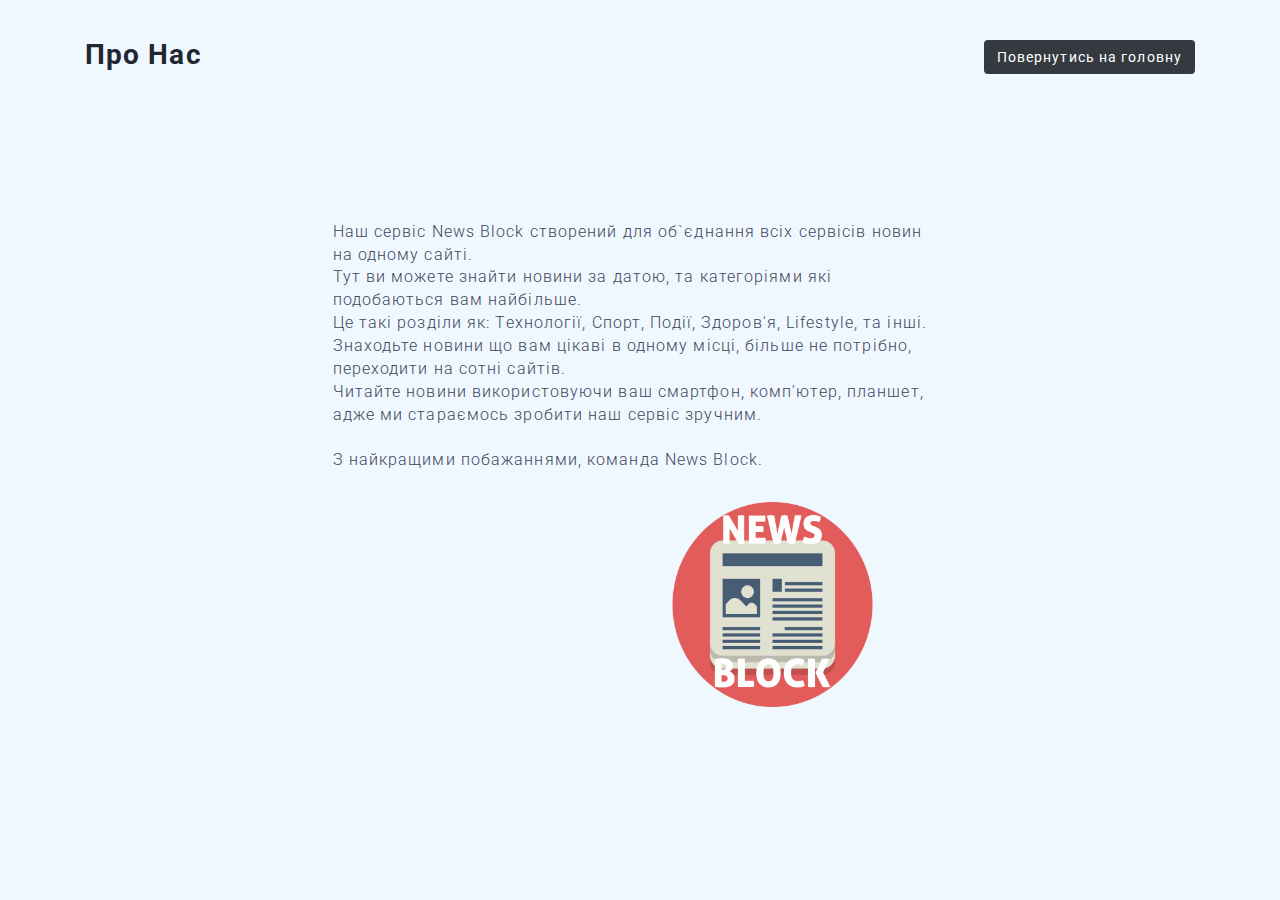
<file: about_us_page.html>
<!DOCTYPE html>
<html lang="en">
<head>
    <meta charset="utf-8">
    <meta http-equiv="X-UA-Compatible" content="IE=edge">
    <meta name="viewport" content="width=device-width, initial-scale=1">

    <title>Новини</title>
    <link href="https://fonts.googleapis.com/css?family=Roboto&display=swap&subset=cyrillic" rel="stylesheet">
    <link type="text/css" rel="stylesheet" href="css/bootstrap.css"/>
    <link type="text/css" rel="stylesheet" href="css/bootstrap.min.css"/>
    <link type="text/css" rel="stylesheet" href="css/news_page_style.css"/>
    <link type="text/css" rel="stylesheet" href="css/main.css">

</head>
<body>

<!-- section -->
<div class="section">
    <!-- container -->
    <div class="container">
        <!-- row -->
        <div class="row">
        </div>
        <!-- /row -->
        <!-- row -->
        <div class="row">
            <div class="col-md-12">
                <div class="pull-right">
                    <form action="index.html">
                        <button type="submit" class="btn btn-dark">Повернутись на головну</button>
                    </form>
                </div>
                <div class="section-title">
                    <h2>Про нас</h2>
                </div>
            </div>
            <section id="about">
                <div class="width">
                    <p class="our_text">
                        Наш сервіс News Block створений для об`єднання всіх сервісів новин на одному сайті. <br>
                        Тут ви можете знайти новини за датою, та категоріями які подобаються вам найбільше.<br>
                        Це такі розділи як: Технології, Спорт, Події, Здоров'я, Lifestyle, та інші.<br>
                        Знаходьте новини що вам цікаві в одному місці, більше не потрібно, переходити на сотні сайтів.
                        <br>
                        Читайте новини використовуючи ваш смартфон, комп'ютер, планшет, адже ми стараємось зробити наш
                        сервіс зручним. <br>
                        <br>З найкращими побажаннями, команда News Block.<br>
                    </p>
                    <img class="logo_img" src="img/news%20block_logo.png" width="325" height="235">
                </div>
            </section>
        </div>
        <!-- /row -->
        <div class="clearfix visible-md visible-lg"></div>
    </div>
</div>
</div>
</div>
</div>
</body>
</html>
</file>
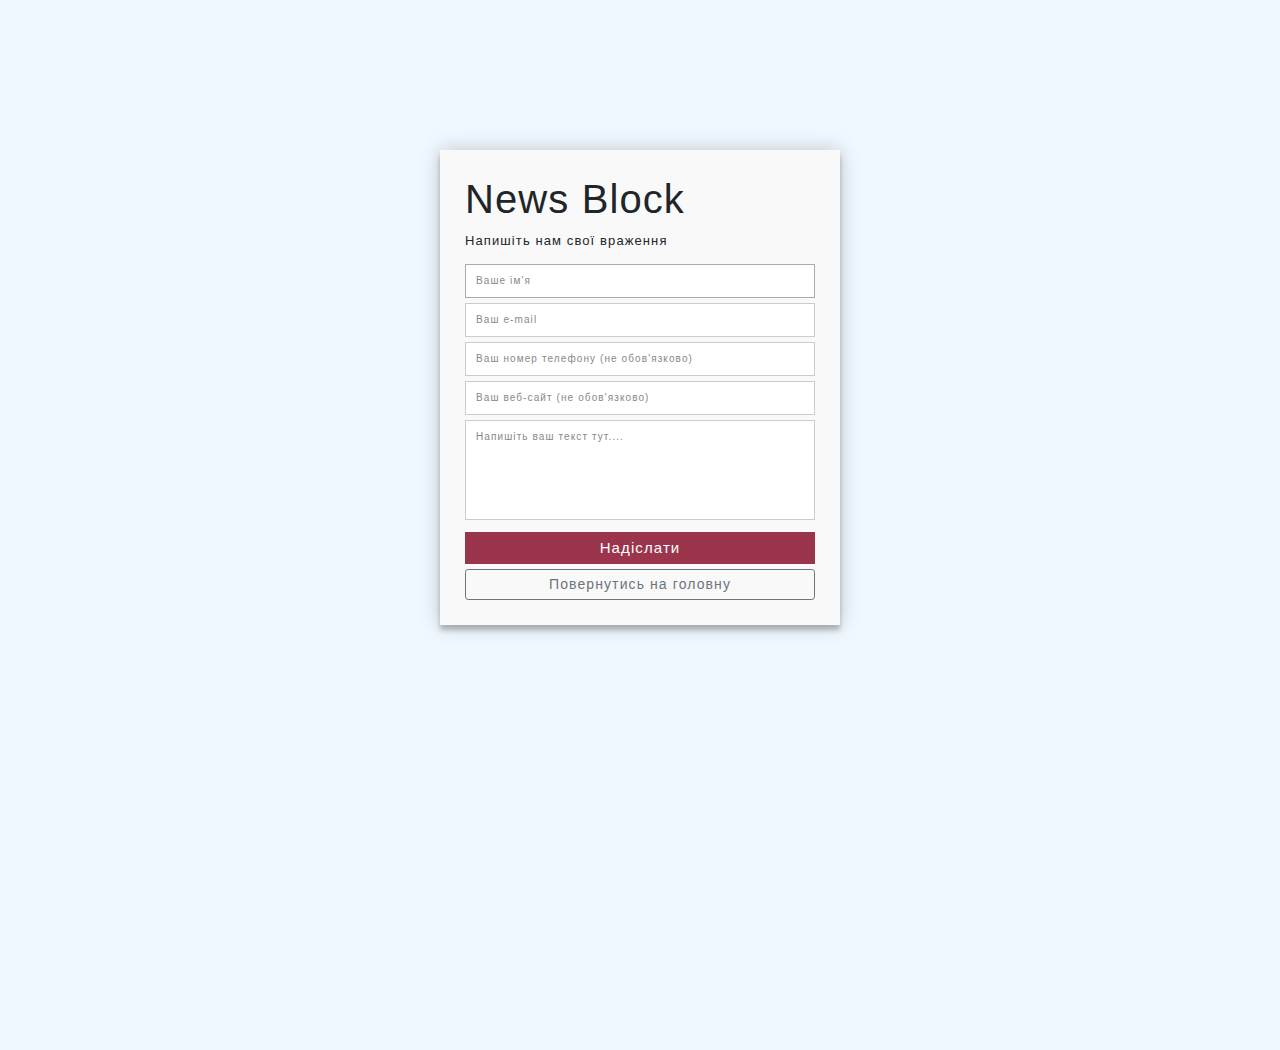
<file: contact_page.html>
<!DOCTYPE html>
<html lang="en">
<head>
    <meta charset="UTF-8">
    <title>Зв'язок</title>
    <link rel="stylesheet" href="css/main.css">
    <link rel="stylesheet" href="css/bootstrap.css">
</head>
<body>
<div class="contact_container">
    <form id="contact" action="" method="post">
        <h3>News Block</h3>
        <h4>Напишіть нам свої враження</h4>
        <fieldset>
            <input placeholder="Ваше ім'я" type="text" tabindex="1" required autofocus>
        </fieldset>
        <fieldset>
            <input placeholder="Ваш e-mail" type="email" tabindex="2" required>
        </fieldset>
        <fieldset>
            <input placeholder="Ваш номер телефону (не обов'язково)" type="tel" tabindex="3" required>
        </fieldset>
        <fieldset>
            <input placeholder="Ваш веб-сайт (не обов'язково)" type="url" tabindex="4" required>
        </fieldset>
        <fieldset>
            <textarea placeholder="Напишіть ваш текст тут...." tabindex="5" required></textarea>
        </fieldset>
        <fieldset>
            <button name="submit" type="submit" id="contact-submit" data-submit="...Sending">Надіслати</button>
        </fieldset>
        <a class="btn btn-outline-secondary btn-sm btn-block" href="index.html">Повернутись на головну</a>
    </form>
</div>
</body>
</html>
</file>
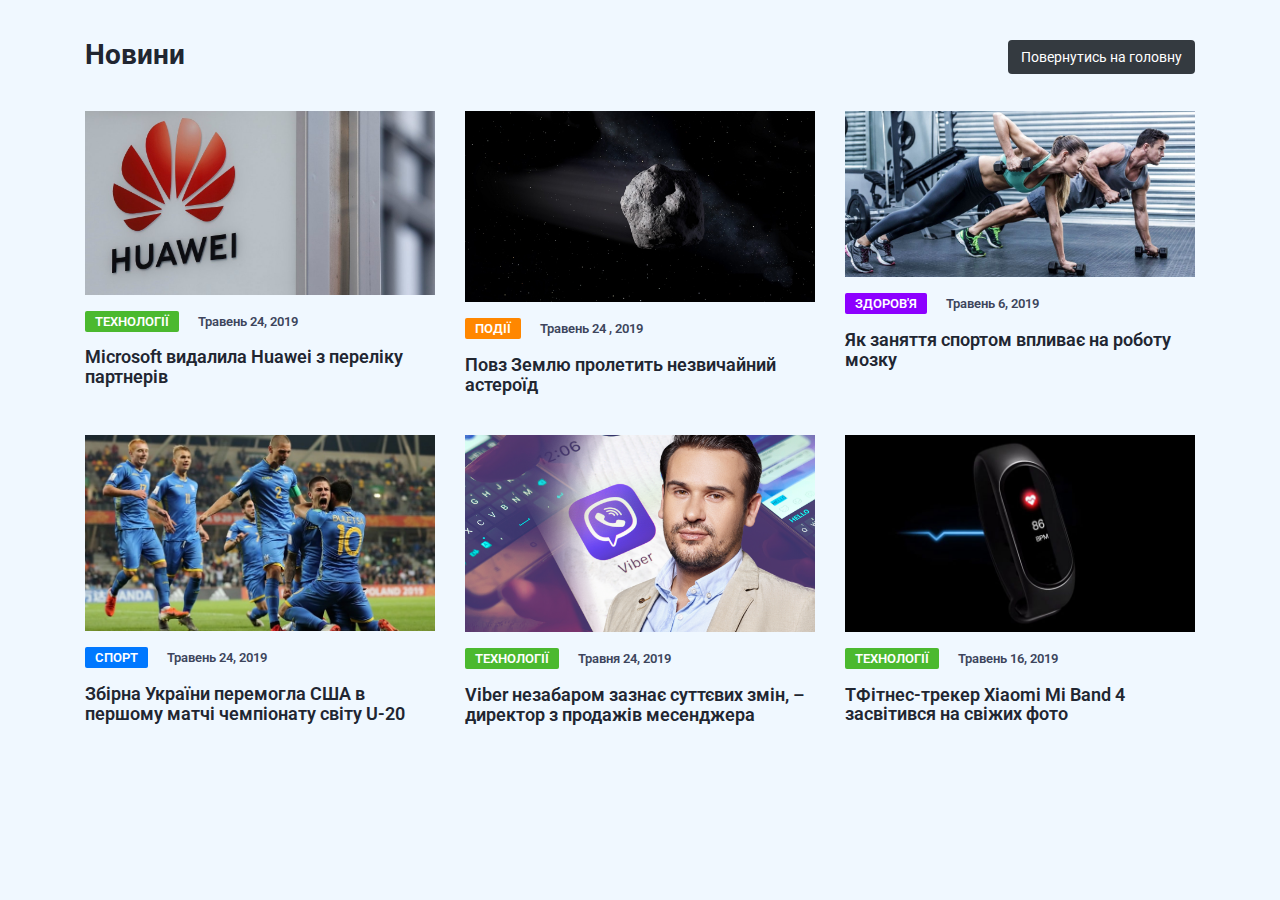
<file: news_page.html>
<!DOCTYPE html>
<html lang="en">
<head>
    <meta charset="utf-8">
    <meta http-equiv="X-UA-Compatible" content="IE=edge">
    <meta name="viewport" content="width=device-width, initial-scale=1">

    <title>Новини</title>
    <link href="https://fonts.googleapis.com/css?family=Roboto&display=swap&subset=cyrillic" rel="stylesheet">
    <link type="text/css" rel="stylesheet" href="css/bootstrap.css"/>
    <link type="text/css" rel="stylesheet" href="css/bootstrap.min.css"/>
    <link type="text/css" rel="stylesheet" href="css/news_page_style.css"/>

</head>
<body>
<!-- section -->
<div class="section">
    <!-- container -->
    <div class="container">
        <!-- row -->
        <div class="row">
        </div>
        <!-- /row -->
        <!-- row -->
        <div class="row">
            <div class="col-md-12">
                <div class="pull-right">
                    <form action="index.html">
                        <button type="submit" class="btn btn-dark">Повернутись на головну</button>
                    </form>
                </div>
                <div class="section-title">
                    <h2>Новини</h2>
                </div>
            </div>

            <!-- post -->
            <div class="col-md-4">
                <div class="post">
                    <a class="post-img" href="https://u.to/FC92FQ"><img src="img/post1.jpeg" alt=""></a>
                    <div class="post-body">
                        <div class="post-meta">
                            <a class="post-category cat-1" href="#!">Технології</a>
                            <span class="post-date">Травень 24, 2019</span>
                        </div>
                        <h3 class="post-title"><a href="https://u.to/FC92FQ">Miсrosoft видалила Huawei з переліку
                            партнерів</a></h3>
                    </div>
                </div>
            </div>
            <!-- /post -->

            <!-- post -->
            <div class="col-md-4">
                <div class="post">
                    <a class="post-img" href="https://u.to/czJ2FQ"><img src="./img/post2.jpg" alt=""></a>
                    <div class="post-body">
                        <div class="post-meta">
                            <a class="post-category cat-2" href="#!">Події</a>
                            <span class="post-date">Травень 24 , 2019</span>
                        </div>
                        <h3 class="post-title"><a href="https://u.to/czJ2FQ">Повз Землю пролетить незвичайний
                            астероїд</a></h3>
                    </div>
                </div>
            </div>
            <!-- /post -->

            <!-- post -->
            <div class="col-md-4">
                <div class="post">
                    <a class="post-img" href="https://u.to/oTR2FQ"><img src="./img/post3.jpg" alt=""></a>
                    <div class="post-body">
                        <div class="post-meta">
                            <a class="post-category cat-3" href="#!">Здоров'я</a>
                            <span class="post-date">Травень 6, 2019</span>
                        </div>
                        <h3 class="post-title"><a href="https://u.to/oTR2FQ">Як заняття спортом впливає на роботу
                            мозку</a></h3>
                    </div>
                </div>
            </div>
            <!-- /post -->

            <div class="clearfix visible-md visible-lg"></div>

            <!-- post -->
            <div class="col-md-4">
                <div class="post">
                    <a class="post-img" href="https://u.to/WjZ2FQ"><img src="./img/post4.jpg" alt=""></a>
                    <div class="post-body">
                        <div class="post-meta">
                            <a class="post-category cat-4" href="#!">Спорт</a>
                            <span class="post-date">Травень 24, 2019</span>
                        </div>
                        <h3 class="post-title"><a href="https://u.to/WjZ2FQ">Збірна України перемогла США в першому
                            матчі чемпіонату світу U-20</a></h3>
                    </div>
                </div>
            </div>
            <!-- /post -->

            <!-- post -->
            <div class="col-md-4">
                <div class="post">
                    <a class="post-img" href="https://u.to/vTh2FQ"><img src="./img/post5.jpg" alt=""></a>
                    <div class="post-body">
                        <div class="post-meta">
                            <a class="post-category cat-1" href="#!">Технології</a>
                            <span class="post-date">Травня 24, 2019</span>
                        </div>
                        <h3 class="post-title"><a href="https://u.to/vTh2FQ">Viber незабаром зазнає суттєвих змін, –
                            директор з продажів месенджера</a></h3>
                    </div>
                </div>
            </div>
            <!-- /post -->

            <!-- post -->
            <div class="col-md-4">
                <div class="post">
                    <a class="post-img" href="https://u.to/eTt2FQ"><img src="./img/post6.jpg" alt=""></a>
                    <div class="post-body">
                        <div class="post-meta">
                            <a class="post-category cat-1" href="#!">Технології</a>
                            <span class="post-date">Травень 16, 2019</span>
                        </div>
                        <h3 class="post-title"><a href="https://u.to/eTt2FQ">TФітнес-трекер Xiaomi Mi Band 4 засвітився
                            на свіжих фото</a></h3>
                    </div>
                </div>
            </div>
            <!-- /post -->
        </div>
        <!-- /row -->
        <div class="clearfix visible-md visible-lg"></div>
    </div>
</div>
</div>
</div>
</div>
</body>
</html>
</file>
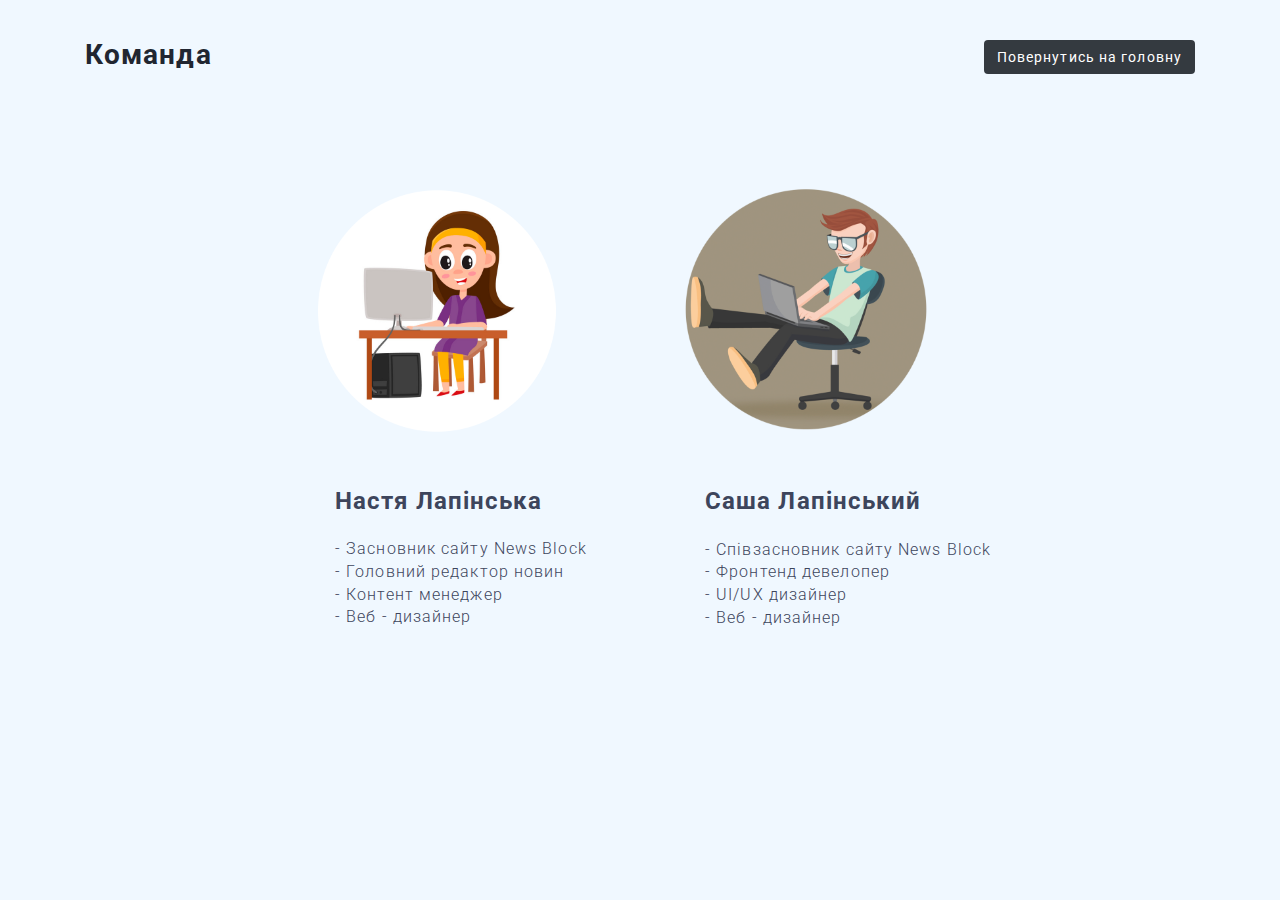
<file: team_page.html>
<!DOCTYPE html>
<html lang="en">
<head>
    <meta charset="utf-8">
    <meta http-equiv="X-UA-Compatible" content="IE=edge">
    <meta name="viewport" content="width=device-width, initial-scale=1">

    <title>Новини</title>
    <link href="https://fonts.googleapis.com/css?family=Roboto&display=swap&subset=cyrillic" rel="stylesheet">
    <link type="text/css" rel="stylesheet" href="css/bootstrap.css"/>
    <link type="text/css" rel="stylesheet" href="css/bootstrap.min.css"/>
    <link type="text/css" rel="stylesheet" href="css/news_page_style.css"/>
    <link type="text/css" rel="stylesheet" href="css/main.css">

</head>
<body>
<!-- section -->
<div class="section">
    <!-- container -->
    <div class="container">
        <!-- row -->
        <div class="row">
        </div>
        <!-- /row -->
        <!-- row -->
        <div class="row">
            <div class="col-md-12">
                <div class="pull-right">
                    <form action="index.html">
                        <button type="submit" class="btn btn-dark">Повернутись на головну</button>
                    </form>
                </div>
                <div class="section-title">
                    <h2>Команда</h2>
                </div>
                <div class="ceo_img">
                    <img class="girl_team" src="img/girl_team.png" width="690" height="500">
                    <img class="boy_team" src="img/boy_team.png" width="690" height="500">
                    <div class="text1">
                        <p class="teammate1"><strong>Настя Лапінська</strong></p>
                        <p>
                             - Засновник сайту News Block <br>
                             - Головний редактор новин <br>
                             - Контент менеджер <br>
                             - Веб - дизайнер
                        </p>
                    </div>
                    <div class="text2">
                        <p class="teammate2"><strong>Саша Лапінський</strong></p>
                        <p>
                             - Співзасновник сайту News Block <br>
                             - Фронтенд девелопер <br>
                             - UI/UX дизайнер <br>
                             - Веб - дизайнер
                        </p>
                    </div>
                </div>
            </div>
        </div>
    </div>
    <!-- /row -->
    <div class="clearfix visible-md visible-lg"></div>
</div>
</div>
</div>
</div>
</div>
</body>
</html>
</file>
<file: css/news_page_style.css>
body {
    /*font-family: 'Nunito', sans-serif;*/
    font-family: 'Roboto', sans-serif;
    font-size: 16px;
    font-weight: 300;
    color: #3d455c;
    margin: 0;
    padding: 0;
    overflow-x: hidden;
    background: aliceblue;
}

h1, h2, h3, h4, h5, h6 {
    /*font-family: 'Nunito Sans', sans-serif;*/
    font-family: 'Roboto', sans-serif;
    font-weight: 700;
    color: #212631;
    margin: 0px 0px 15px;
}

h1 {
    font-size: 34px;
}

h2 {
    font-size: 28px;
}

h3 {
    font-size: 23px;
}

h4 {
    font-size: 16px;
}

a {
    font-weight: 600;
    color: #212631;
    text-decoration: none;
}

a:hover, a:focus {
    color: #212631;
    text-decoration: underline;
    outline: none;
}

p {
    margin: 0px 0px 20px;
}

ul, ol {
    margin: 0;
    padding: 0;
    list-style: none
}

ul.list-style, ol.list-style {
    padding-left: 15px;
    margin-bottom: 10px;
}

ul.list-style {
    list-style-type: disc;
}

ol.list-style {
    list-style-type: decimal;
}

blockquote.blockquote {
    position: relative;
    border-left: 0;
    font-weight: 600;
    margin-bottom: 10px;
    padding: 20px;
}

blockquote.blockquote:before {
    content: "``";
    /*font-family: 'Nunito Sans', sans-serif;*/
    font-family: 'Roboto', sans-serif;
    display: block;
    position: absolute;
    left: -5px;
    top: 5px;
    font-size: 240px;
    line-height: 200px;
    color: #eceef2;
    letter-spacing: -30px;
    z-index: -2;
}

figure.figure-img {
    margin-bottom: 20px;
}

figure.figure-img figcaption {
    padding-top: 5px;
    font-size: 13px;
    font-weight: 600;
}

.input {
    height: 40px;
    border: 2px solid #eceef2;
    width: 100%;
    padding: 0px 15px;
    -webkit-transition: 0.2s border;
    transition: 0.2s border;
}

.input:focus {
    border-color: #3d455c;
}

textarea.input {
    height: 90px;
    padding: 15px;
}

.primary-button {
    padding: 9px 45px;
    border: none;
    background-color: #212631;
    font-weight: 600;
    text-transform: uppercase;
    font-size: 13px;
    color: #fff;
    -webkit-transition: 0.2s opacity;
    transition: 0.2s opacity;
}

.primary-button:hover, .primary-button:focus {
    color: #fff;
    opacity: 0.9;
}

.section {
    padding-top: 40px;
}

.section.section-grey {
    background-color: #fbfbfd;
    border-bottom: 1px solid #eceef2;
    border-top: 1px solid #eceef2;
}

.section .section-title {
    margin-bottom: 40px;
}

.section .section-title h2 {
    text-transform: capitalize;
    font-size: 28px;
}

.section-row {
    margin-bottom: 40px;
}

/*=========================================================
	NAVIGATION
===========================================================*/
#nav {
    height: 70px;
}

#nav:after {
    content: "";
    position: fixed;
    left: 0;
    right: 0;
    bottom: 0;
    top: 0;
    background-color: rgba(33, 38, 49, 0.5);
    z-index: 90;
    opacity: 0;
    visibility: hidden;
    -webkit-transition: 0.2s all;
    transition: 0.2s all;
}

#nav.shadow-active:after {
    opacity: 1;
    visibility: visible;
}

#nav-fixed {
    position: fixed;
    left: 0;
    right: 0;
    top: 0;
    z-index: 90;
    background-color: #FFF;
    -webkit-box-shadow: 0px -1px 0px 0px #eceef2 inset;
    box-shadow: 0px -1px 0px 0px #eceef2 inset;
}

#nav-fixed.slide-down {
    -webkit-animation: slide-down 0.3s;
    animation: slide-down 0.3s;
}

#nav-fixed.slide-up {
    -webkit-animation: slide-up 0.3s;
    animation: slide-up 0.3s;
    -webkit-animation-fill-mode: forwards;
    animation-fill-mode: forwards;
}

@-webkit-keyframes slide-down {
    from {
        -webkit-transform: translateY(-100%);
        transform: translateY(-100%);
    }
    to {
        -webkit-transform: translateY(0%);
        transform: translateY(0%);
    }
}

@keyframes slide-down {
    from {
        -webkit-transform: translateY(-100%);
        transform: translateY(-100%);
    }
    to {
        -webkit-transform: translateY(0%);
        transform: translateY(0%);
    }
}

@-webkit-keyframes slide-up {
    from {
        -webkit-transform: translateY(0%);
        transform: translateY(0%);
    }
    to {
        -webkit-transform: translateY(-100%);
        transform: translateY(-100%);
    }
}

@keyframes slide-up {
    from {
        -webkit-transform: translateY(0%);
        transform: translateY(0%);
    }
    to {
        -webkit-transform: translateY(-100%);
        transform: translateY(-100%);
    }
}

#nav .container {
    position: relative;
}

/*----------------------------*\
	logo
\*----------------------------*/
.nav-logo {
    float: left;
}

.nav-logo .logo {
    line-height: 70px;
    display: inline-block;
}

.nav-logo .logo > img {
    width: 100%;
    max-height: 70px;
}

/*----------------------------*\
	menu
\*----------------------------*/
.nav-menu {
    margin-left: 20px;
}

.nav-menu li a {
    position: relative;
    padding: 25px 20px;
    text-transform: capitalize;
    -webkit-box-shadow: -1px 0px 0px 0px #eceef2 inset;
    box-shadow: -1px 0px 0px 0px #eceef2 inset;
    -webkit-transition: 0.2s color;
    transition: 0.2s color;
}

.nav-menu li:first-child a {
    border-left: 1px solid #eceef2;
}

.nav-menu li a:after {
    content: '';
    position: absolute;
    left: 0;
    right: 0;
    bottom: 0px;
    width: 100%;
    height: 4px;
    -webkit-transition: 0.2s width;
    transition: 0.2s width;
}

.nav-menu li.cat-1 a:after {
    background-color: #4BB92F;
}

.nav-menu li.cat-2 a:after {
    background-color: #ff8700;
}

.nav-menu li.cat-3 a:after {
    background-color: #0078ff;
}

.nav-menu li.cat-4 a:after {
    background-color: #8d00ff;
}

.nav-menu li a:hover, .nav-menu li a:focus {
    background-color: transparent;
    text-decoration: none;
}

.nav-menu li.cat-1 a:hover, .nav-menu li.cat-1 a:focus {
    color: #4BB92F;
}

.nav-menu li.cat-2 a:hover, .nav-menu li.cat-2 a:focus {
    color: #ff8700;
}

.nav-menu li.cat-3 a:hover, .nav-menu li.cat-3 a:focus {
    color: #0078ff;
}

.nav-menu li.cat-4 a:hover, .nav-menu li.cat-4 a:focus {
    color: #8d00ff;
}

/*----------------------------*\
	search
\*----------------------------*/
.nav-btns {
    float: right;
}

.nav-btns > button {
    padding: 25px 25px;
    border: none;
    line-height: 20px;
    background: transparent;
}

.nav-btns .search-form {
    position: absolute;
    left: 0;
    right: 0;
    top: 0;
    bottom: 0px;
    padding: 0px 15px;
    opacity: 0;
    visibility: hidden;
    -webkit-transition: 0.3s all;
    transition: 0.3s all;
}

.nav-btns .search-form.active {
    opacity: 1;
    visibility: visible;
}

.nav-btns .search-form .search-input {
    height: 100%;
    width: 100%;
    border: none;
    background: #FFF;
    padding: 0px;
    font-weight: 600;
}

.nav-btns .search-form .search-close {
    position: absolute;
    top: 50%;
    right: 15px;
    -webkit-transform: translateY(-50%);
    -ms-transform: translateY(-50%);
    transform: translateY(-50%);
    border: none;
    background: transparent;
    line-height: 20px;
    color: #212631;
    font-size: 22px;
    padding: 0;
}

/*----------------------------*\
	nav aside
\*----------------------------*/
#nav-aside {
    position: fixed;
    right: 0;
    top: 0;
    bottom: 0;
    background-color: #fff;
    max-width: 360px;
    width: 100%;
    padding: 80px 20px;
    overflow-y: scroll;
    z-index: 99;
    -webkit-transform: translateX(100%);
    -ms-transform: translateX(100%);
    transform: translateX(100%);
    -webkit-transition: 0.3s all;
    transition: 0.3s all;
}

#nav-aside.active {
    -webkit-transform: translateX(0%);
    -ms-transform: translateX(0%);
    transform: translateX(0%);
}

.nav-aside-menu li a {
    font-family: 'Nunito Sans', sans-serif;
    font-weight: 700;
    font-size: 23px;
}

.nav-aside-social li {
    display: inline-block;
}

.nav-aside-social li > a {
    display: block;
    width: 30px;
    height: 30px;
    line-height: 30px;
    text-align: center;
    background-color: #212631;
    color: #FFF;
    border-radius: 2px;
    margin-right: 5px;
    -webkit-transition: 0.2s opacity;
    transition: 0.2s opacity;
}

.nav-aside-social li > a:hover, .nav-aside-social li > a:focus {
    opacity: 0.9;
}

.nav-aside-close {
    position: absolute;
    top: 0px;
    right: 0px;
    height: 70px;
    width: 70px;
    line-height: 70px;
    text-align: center;
    background-color: transparent;
    color: #212631;
    border: none;
    font-size: 22px;
    border-radius: 50%;
    padding: 0;
}

/*=========================================================
	HEADER
===========================================================*/
.page-header {
    position: relative;
    margin: 0;
    padding-top: 60px;
    padding-bottom: 60px;
    background-color: #fbfbfd;
    border-bottom: 2px solid #F4f4f9;
}

.page-header .background-img {
    position: absolute;
    top: 0;
    left: 0;
    right: 0;
    bottom: 0;
    background-position: center;
    background-size: cover;
}

.page-header .background-img:after {
    content: '';
    position: absolute;
    top: 0;
    left: 0;
    right: 0;
    bottom: 0;
    background-image: -webkit-gradient(linear, left bottom, left top, from(rgba(33, 38, 49, 0.3)), to(transparent));
    background-image: linear-gradient(to top, rgba(33, 38, 49, 0.3) 0%, transparent 100%);
}

#post-header.page-header {
    padding-top: 120px;
}

.page-header h1 {
    text-transform: capitalize;
    margin-bottom: 0px;
}

#post-header.page-header h1 {
    color: #FFF;
}

.page-header .post-meta {
    margin: 15px 0px;
}

.page-header .post-meta .post-date {
    color: #eceef2;
}

.page-header .page-header-breadcrumb {
    margin: 15px 0px;
}

.page-header .page-header-breadcrumb li {
    display: inline-block;
}

.page-header .page-header-breadcrumb li, .page-header .page-header-breadcrumb li a {
    font-size: 13px;
    text-transform: capitalize;
    color: #a7b3c6;
}

.page-header .page-header-breadcrumb li a {
    -webkit-transition: 0.2s color;
    transition: 0.2s color;
}

.page-header .page-header-breadcrumb li a:hover, .page-header .page-header-breadcrumb li a:focus {
    color: #0b0f28;
    text-decoration: none;
}

.page-header .page-header-breadcrumb li + li:before {
    content: '/';
    display: inline-block;
    margin: 0px 10px;
}

/*=========================================================
	POST
===========================================================*/
/*----------------------------*\
	post
\*----------------------------*/
.post {
    margin-bottom: 40px;
}

.post .post-img {
    display: block;
    -webkit-transition: 0.2s opacity;
    transition: 0.2s opacity;
}

.post .post-img:hover, .post .post-img:focus {
    opacity: 0.9;
}

.post .post-img > img {
    width: 100%;
}

.post .post-meta {
    margin-top: 15px;
    margin-bottom: 15px;
}

.post-meta .post-category {
    font-size: 13px;
    text-transform: uppercase;
    padding: 3px 10px;
    font-weight: 600;
    border-radius: 2px;
    margin-right: 15px;
    color: #FFF;
    background-color: #212631;
    -webkit-transition: 0.2s opacity;
    transition: 0.2s opacity;
}

.post-meta .post-category:hover, .post-meta .post-category:focus {
    text-decoration: none;
    opacity: 0.9;
}

.post-meta .post-category.cat-1 {
    background-color: #4BB92F;
}

.post-meta .post-category.cat-2 {
    background-color: #ff8700;
}

.post-meta .post-category.cat-3 {
    background-color: #8d00ff;
}

.post-meta .post-category.cat-4 {
    background-color: #0078ff;
}

.post-meta .post-date {
    font-size: 13px;
    font-weight: 600;
}

.post .post-title {
    font-size: 18px;
    margin-bottom: 0px;
}

.post-tags li {
    display: inline-block;
    margin-right: 3px;
    margin-bottom: 5px;
}

.post-tags li a {
    display: block;
    color: #fff;
    background-color: #212631;
    padding: 3px 10px;
    font-weight: 600;
    border-radius: 2px;
    -webkit-transition: 0.2s opacity;
    transition: 0.2s opacity;
}

/*----------------------------*\
	post thumb
\*----------------------------*/
.post.post-thumb {
    position: relative;
}

.post.post-thumb .post-img:after {
    content: '';
    position: absolute;
    left: 0;
    right: 0;
    bottom: 0;
    top: 0;
    background: -webkit-gradient(linear, left bottom, left top, from(rgba(33, 38, 49, 0.3)), to(transparent));
    background: linear-gradient(to top, rgba(33, 38, 49, 0.3) 0%, transparent 100%);
}

.post.post-thumb .post-body {
    position: absolute;
    bottom: 0px;
    padding: 20px 15px;
}

.post.post-thumb .post-meta .post-date {
    color: #eceef2;
}

.post.post-thumb .post-title {
    font-size: 22px;
}

.post.post-thumb .post-title > a {
    color: #FFF;
}

/*----------------------------*\
	post widget
\*----------------------------*/
.post.post-widget:after {
    content: '';
    display: block;
    clear: both;
}

.post.post-widget .post-img {
    width: 90px;
    float: left;
    margin-right: 15px;
}

.post.post-widget .post-img img {
    width: 100%;
}

.post.post-widget .post-title {
    font-size: 18px;
}

/*----------------------------*\
	post row
\*----------------------------*/
.post.post-row:after {
    content: '';
    display: block;
    clear: both;
}

.post.post-row .post-img {
    width: 40%;
    float: left;
}

.post.post-row .post-body {
    margin-left: calc(40% + 30px);
}

.post.post-row .post-meta {
    margin-top: 0px;
}

.post.post-row .post-title {
    margin-bottom: 15px;
}

/*=========================================================
	POST PAGE
===========================================================*/
.sticky-container {
    position: relative;
    padding-left: 80px;
}

.sticky-container .sticky-shares {
    position: absolute;
    top: 0;
    left: 0;
}

.sticky-shares a {
    display: block;
    margin-bottom: 10px;
    width: 40px;
    height: 40px;
    line-height: 40px;
    text-align: center;
    border-radius: 50%;
    background-color: #fbfbfd;
    color: #a7b3c6;
    border: 1px solid #eceef2;
    -webkit-transition: 0.2s all;
    transition: 0.2s all;
}

.sticky-shares a:hover {
    -webkit-transform: scale(1.3);
    -ms-transform: scale(1.3);
    transform: scale(1.3);
}

.sticky-shares a.share-facebook:hover {
    color: #3b5998;
    border-color: #3b5998;
}

.sticky-shares a.share-twitter:hover {
    color: #55acee;
    border-color: #55acee;
}

.sticky-shares a.share-google-plus:hover {
    color: #dd4b39;
    border-color: #dd4b39;
}

.sticky-shares a.share-pinterest:hover {
    color: #ff0000;
    border-color: #ff0000;
}

.sticky-shares a.share-linkedin:hover {
    color: #007bb5;
    border-color: #007bb5;
}

/*----------------------------*\
	author
\*----------------------------*/
.post-author .media .media-left {
    padding-right: 40px;
}

.post-author .media .media-left .media-object {
    width: 120px;
    border-radius: 50%;
}

.post-author .author-social {
    margin-top: 15px;
}

.post-author .author-social li {
    display: inline-block;
    margin-right: 5px;
}

.post-author .author-social li > a {
    display: block;
    width: 30px;
    height: 30px;
    line-height: 30px;
    text-align: center;
    background-color: #a7b3c6;
    color: #FFF;
    border-radius: 2px;
    -webkit-transition: 0.2s opacity;
    transition: 0.2s opacity;
}

.post-author .author-social li > a:hover, .post-author .author-social li > a:focus {
    color: #FFF;
    opacity: 0.9;
}

/*----------------------------*\
	comments
\*----------------------------*/
.post-comments .media {
    padding-top: 15px;
    border-top: 1px solid #eceef2;
}

.post-comments .media:nth-child(1) {
    padding-top: 0px;
    border-top: none;
}

.post-comments .media .media-left {
    padding-right: 15px;
}

.post-comments .media .media-left .media-object {
    width: 70px;
    border-radius: 50%;
}

.post-comments .media .media-body .media-heading h4 {
    text-transform: capitalize;
}

.post-comments .media .media-body .media-heading .time {
    font-size: 13px;
    margin-right: 15px;
    color: #a7b3c6;
}

.post-comments .media .media-body .media-heading .reply {
    font-size: 13px;
    color: #a7b3c6;
    -webkit-transition: 0.2s color;
    transition: 0.2s color;
}

.post-comments .media .media-body .media-heading .reply:hover, .post-comments .media .media-body .media-heading .reply:focus {
    color: #212631;
    text-decoration: none;
}

/*=========================================================
	Aside
===========================================================*/
.aside-widget {
    margin-bottom: 40px;
}

/*----------------------------*\
	category
\*----------------------------*/
.category-widget ul li {
    display: block;
    padding-bottom: 10px;
    border-bottom: 1px solid #eceef2;
}

.category-widget ul li + li {
    margin-top: 10px;
}

.category-widget ul li > a {
    display: block;
    -webkit-transition: 0.2s color;
    transition: 0.2s color;
}

.category-widget ul li > a > span {
    float: right;
    color: #fff;
    background-color: #212631;
    padding: 0px 5px;
    font-weight: 600;
    border-radius: 2px;
}

.category-widget ul li > a.cat-1 > span {
    background-color: #4BB92F;
}

.category-widget ul li > a.cat-2 > span {
    background-color: #ff8700;
}

.category-widget ul li > a.cat-3 > span {
    background-color: #8d00ff;
}

.category-widget ul li > a.cat-4 > span {
    background-color: #0078ff;
}

.category-widget ul li > a:hover, .category-widget ul li > a:focus {
    text-decoration: none;
}

.category-widget ul li > a.cat-1:hover, .category-widget ul li > a.cat-1:focus {
    color: #4BB92F;
}

.category-widget ul li > a.cat-2:hover, .category-widget ul li > a.cat-2:focus {
    color: #ff8700;
}

.category-widget ul li > a.cat-3:hover, .category-widget ul li > a.cat-3:focus {
    color: #0078ff;
}

.category-widget ul li > a.cat-4:hover, .category-widget ul li > a.cat-4:focus {
    color: #8d00ff;
}

/*----------------------------*\
	tags
\*----------------------------*/
.tags-widget ul li {
    display: inline-block;
    margin-right: 3px;
    margin-bottom: 5px;
}

.tags-widget ul li a {
    display: block;
    color: #fff;
    background-color: #212631;
    padding: 3px 10px;
    font-weight: 600;
    border-radius: 2px;
    -webkit-transition: 0.2s opacity;
    transition: 0.2s opacity;
}

.tags-widget ul li a:hover, .tags-widget ul li a:focus {
    opacity: 0.9;
    color: #fff;
    text-decoration: none;
}

/*----------------------------*\
	archive
\*----------------------------*/
.archive-widget ul li {
    display: block;
    padding-bottom: 10px;
    border-bottom: 1px solid #eceef2;
}

.archive-widget ul li + li {
    margin-top: 10px;
}

.archive-widget ul li > a {
    display: block;
}

/*=========================================================
	FOOTER
===========================================================*/
#footer {
    padding-bottom: 40px;
    margin-top: 40px;
}

#footer .container {
    padding-top: 80px;
    border-top: 1px solid #F4f4f9;
}

.footer-widget {
    margin-bottom: 40px;
}

.footer-widget .footer-title {
    margin-bottom: 40px;
    text-transform: capitalize;
    font-size: 18px;
}

.footer-widget a {
    color: #a7b3c6;
    -webkit-transition: 0.2s color;
    transition: 0.2s color;
}

.footer-widget a:hover, .footer-widget a:focus {
    text-decoration: none;
    color: #212631;
}

.footer-logo {
    margin-bottom: 40px;
}

.footer-nav li {
    display: inline-block;
    margin-right: 15px;
}

.footer-links li + li {
    margin-top: 5px;
}

.footer-copyright {
    margin-top: 20px;
    color: #a7b3c6;
    font-size: 13px;
}

.footer-newsletter form {
    position: relative;
}

.footer-newsletter form > input.input {
    padding-right: 55px;
}

.footer-newsletter form > .newsletter-btn {
    position: absolute;
    top: 0;
    right: 0;
    height: 40px;
    line-height: 40px;
    width: 40px;
    text-align: center;
    color: #a7b3c6;
    background: transparent;
    border: none;
    border-radius: 0px 2px 2px 0px;
    -webkit-transition: 0.2s opacity;
    transition: 0.2s opacity;
}

.footer-newsletter form > .newsletter-btn:hover {
    opacity: 0.9;
}

.footer-social {
    margin-top: 20px;
}

.footer-social li {
    display: inline-block;
    margin-right: 5px;
}

.footer-social li > a {
    display: block;
    width: 30px;
    height: 30px;
    line-height: 30px;
    text-align: center;
    background-color: #a7b3c6;
    color: #FFF;
    border-radius: 2px;
    -webkit-transition: 0.2s opacity;
    transition: 0.2s opacity;
}

.footer-social li > a:hover, .footer-social li > a:focus {
    color: #FFF;
    opacity: 0.9;
}

/*=========================================================
	RESPONSIVE
===========================================================*/
@media only screen and (max-width: 991px) {
    #nav .nav-menu {
        display: none;
    }
}

@media only screen and (max-width: 767px) {
    .page-header h1 {
        font-size: 28px;
    }

    .post.post-row .post-img {
        width: 100%;
        float: none;
    }

    .post.post-row .post-body {
        margin-left: 0px;
    }

    .post.post-row .post-meta {
        margin-top: 15px;
    }

    .post.post-row .post-body p {
        display: none;
    }
}
</file>
<file: css/main.css>
html {
    -webkit-box-sizing: border-box;
    box-sizing: border-box;
}

*,
*:before,
*:after {
    -webkit-box-sizing: inherit;
    box-sizing: inherit;
    padding: 0;
    margin: 0;
    letter-spacing: 1.1px;
}

body,
html {
    width: 100%;
    height: 100%;
    background: aliceblue;
    font-family: 'Roboto', sans-serif;
}

.menu {
    /*margin-top: -px;*/
    /*margin-left: -100px;*/
    display: -webkit-box;
    display: -ms-flexbox;
    display: flex;
    -webkit-box-pack: center;
    -ms-flex-pack: center;
    justify-content: center;
    -webkit-box-align: center;
    -ms-flex-align: center;
    align-items: center;
    max-width: 1020px;
    margin: 0 auto;
    height: 100vh;
    list-style: none;
}

.menu li {
    width: 125px;
    height: 50px;
    -webkit-transition: background-position-x 0.9s linear;
    transition: background-position-x 0.9s linear;
    text-align: center;
}

.menu li a {
    font-size: 26px;
    /*color: #777;*/
    color: black;
    text-decoration: none;
    -webkit-transition: all 0.45s;
    transition: all 0.45s;
}

.menu li:hover {
    background: url("[data-uri]%0D%0AIGlkPSJMYXllcl8xIiB4bWxucz0iaHR0cDovL3d3dy53My5vcmcvMjAwMC9zdmciIHhtbG5zOnhs%0D%0AaW5rPSJodHRwOi8vd3d3LnczLm9yZy8xOTk5L3hsaW5rIiB4PSIwcHgiIHk9IjBweCIKCSB3aWR0%0D%0AaD0iMzkwcHgiIGhlaWdodD0iNTBweCIgdmlld0JveD0iMCAwIDM5MCA1MCIgZW5hYmxlLWJhY2tn%0D%0Acm91bmQ9Im5ldyAwIDAgMzkwIDUwIiB4bWw6c3BhY2U9InByZXNlcnZlIj4KPHBhdGggZmlsbD0i%0D%0Abm9uZSIgc3Ryb2tlPSIjZDk0ZjVjIiBzdHJva2Utd2lkdGg9IjEuNSIgc3Ryb2tlLW1pdGVybGlt%0D%0AaXQ9IjEwIiBkPSJNMCw0Ny41ODVjMCwwLDk3LjUsMCwxMzAsMAoJYzEzLjc1LDAsMjguNzQtMzgu%0D%0ANzc4LDQ2LjE2OC0xOS40MTZDMTkyLjY2OSw0Ni41LDI0My42MDMsNDcuNTg1LDI2MCw0Ny41ODVj%0D%0AMzEuODIxLDAsMTMwLDAsMTMwLDAiLz4KPC9zdmc+Cg==");
    -webkit-animation: line 1s;
    animation: line 1s;
}

.menu li:hover a {
    color: #d94f5c;
}

.menu li:not(:last-child) {
    margin-right: 30px;
}

@-webkit-keyframes line {
    0% {
        background-position-x: 390px;
    }
}

@keyframes line {
    0% {
        background-position-x: 390px;
    }
}


/*about us page*/
.width {
    margin-top: 50px;
    max-width: 1000px;
    margin-left: 240px;
    padding: 20px

}

.our_text {
    max-width: 600px;
    margin: 40px auto;
}

.logo_img {
    margin-top: -25px;
    margin-left: 280px;
}

/*team page*/
.ceo_img {
    margin-top: -50px;
}

.girl_team {
    margin-left: -20px;
}

.boy_team {
    margin-top: -525px;
    margin-left: 400px;
}

.text1 {
    margin-top: -100px;
    margin-left: 250px;
}

.text1 .teammate1 {
    font-size: x-large;

}

.text2 {
    margin-top: -165px;
    margin-left: 620px;

}

.text2 .teammate2 {
    font-size: x-large;
}

/*main page (index.html)*/
.image_fon {
    margin: 0;
    padding: 0;
    height: 100%;
    background-image: url("../img/background_main_page4.jpg");
    background-size: cover;
}

/*contact page*/


.contact_container {
    max-width: 400px;
    width: 100%;
    margin: 0 auto;
    position: relative;
}

#contact input[type="text"],
#contact input[type="email"],
#contact input[type="tel"],
#contact input[type="url"],
#contact textarea,
#contact button[type="submit"] {
    font: 400 10px/12px "Roboto", sans-serif;
}

#contact {
    background: #F9F9F9;
    padding: 25px;
    margin: 150px 0;
    box-shadow: 0 0 20px 0 rgba(0, 0, 0, 0.2), 0 5px 5px 0 rgba(0, 0, 0, 0.24);
}

#contact h3 {
    display: block;
    font-size: 40px;
    font-weight: 300;
    margin-bottom: 10px;
}

#contact h4 {
    margin: 5px 0 15px;
    display: block;
    font-size: 13px;
    font-weight: 400;
}

fieldset {
    border: medium none !important;
    margin: 0 0 10px;
    min-width: 100%;
    padding: 0;
    width: 100%;
}

#contact input[type="text"],
#contact input[type="email"],
#contact input[type="tel"],
#contact input[type="url"],
#contact textarea {
    width: 100%;
    border: 1px solid #ccc;
    background: #FFF;
    margin: 0 0 5px;
    padding: 10px;
}

#contact input[type="text"]:hover,
#contact input[type="email"]:hover,
#contact input[type="tel"]:hover,
#contact input[type="url"]:hover,
#contact textarea:hover {
    -webkit-transition: border-color 0.3s ease-in-out;
    -moz-transition: border-color 0.3s ease-in-out;
    transition: border-color 0.3s ease-in-out;
    border: 1px solid #aaa;
}

#contact textarea {
    height: 100px;
    max-width: 100%;
    resize: none;
}

#contact button[type="submit"] {
    cursor: pointer;
    width: 100%;
    border: none;
    background: #9b354c;
    color: #FFF;
    margin: 0 0 5px;
    padding: 10px;
    font-size: 15px;
}

#contact button[type="submit"]:hover {
    background: #d94f5c;
    -webkit-transition: background 0.3s ease-in-out;
    -moz-transition: background 0.3s ease-in-out;
    transition: background-color 0.3s ease-in-out;
}

#contact button[type="submit"]:active {
    box-shadow: inset 0 1px 3px rgba(0, 0, 0, 0.5);
}

.copyright {
    text-align: center;
}

#contact input:focus,
#contact textarea:focus {
    outline: 0;
    border: 1px solid #aaa;
}

::-webkit-input-placeholder {
    color: #888;
}

:-moz-placeholder {
    color: #888;
}

::-moz-placeholder {
    color: #888;
}

:-ms-input-placeholder {
    color: #888;
}
</file>
